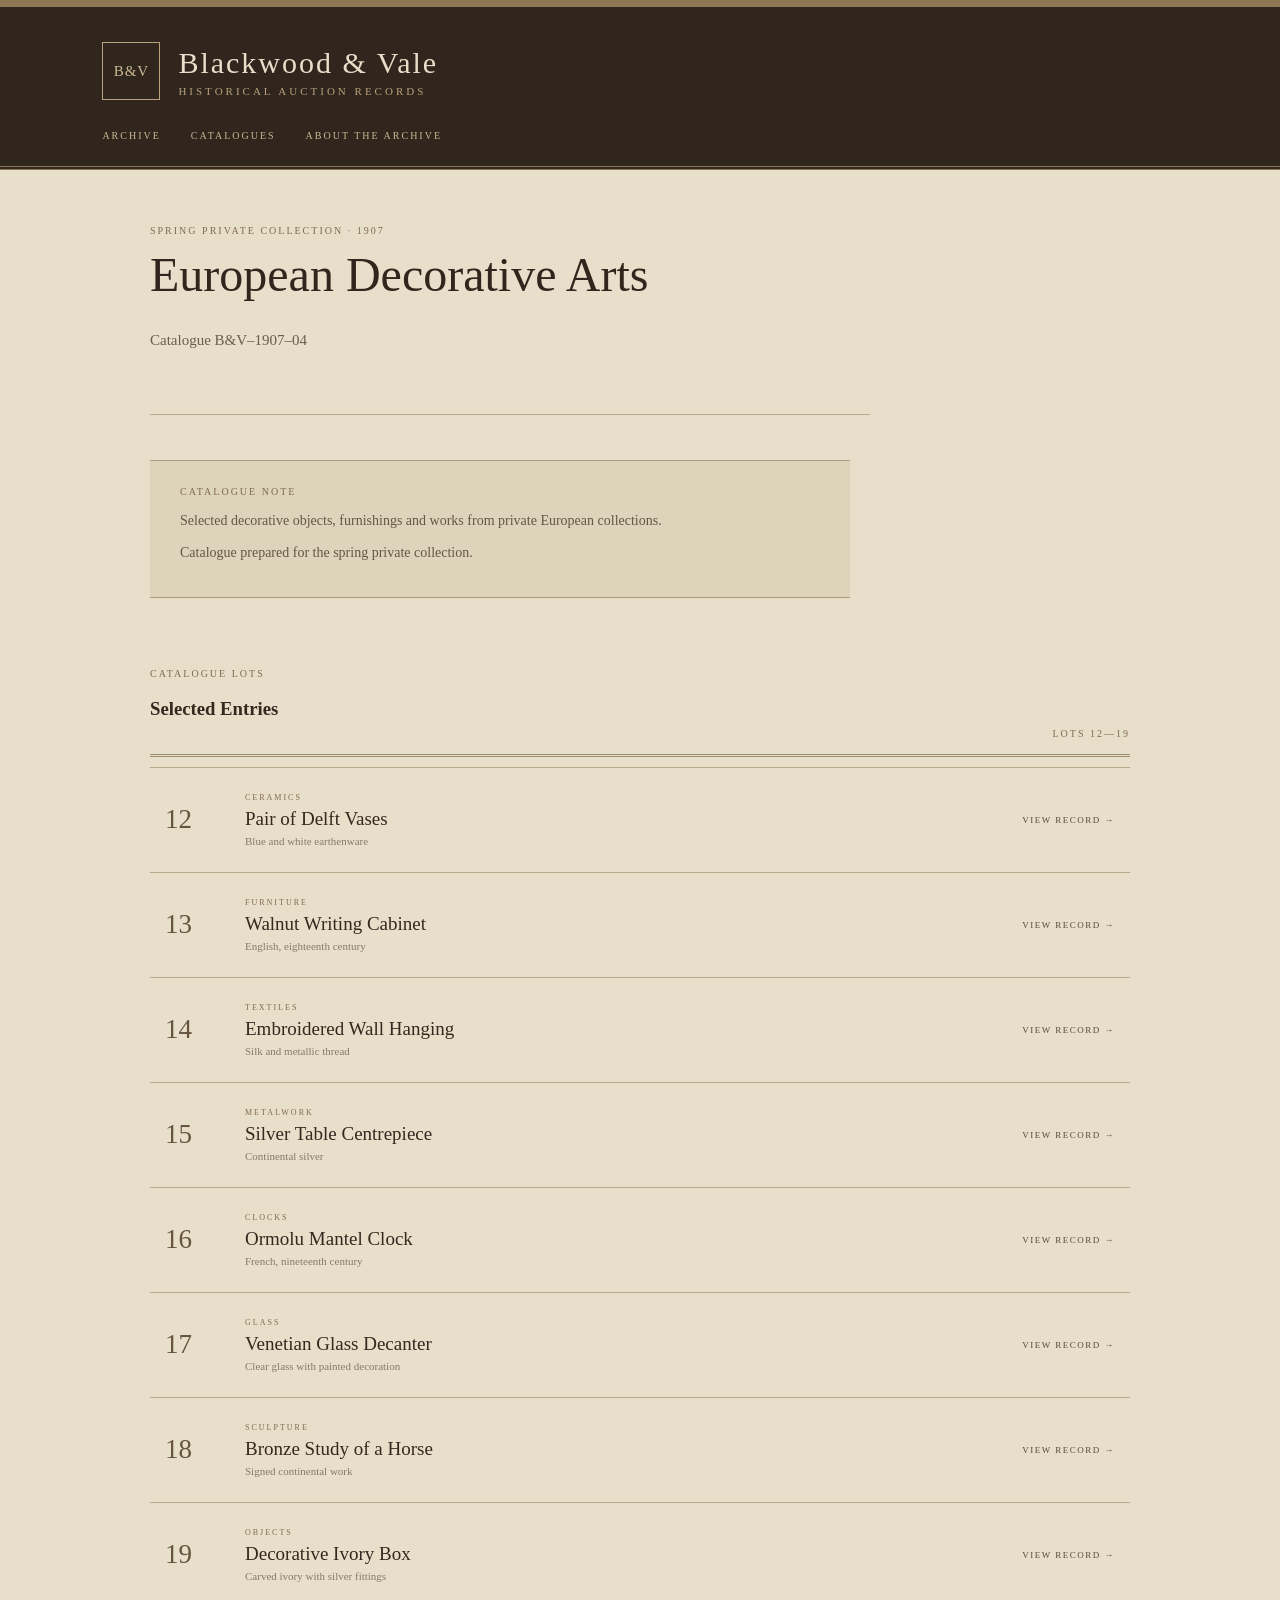
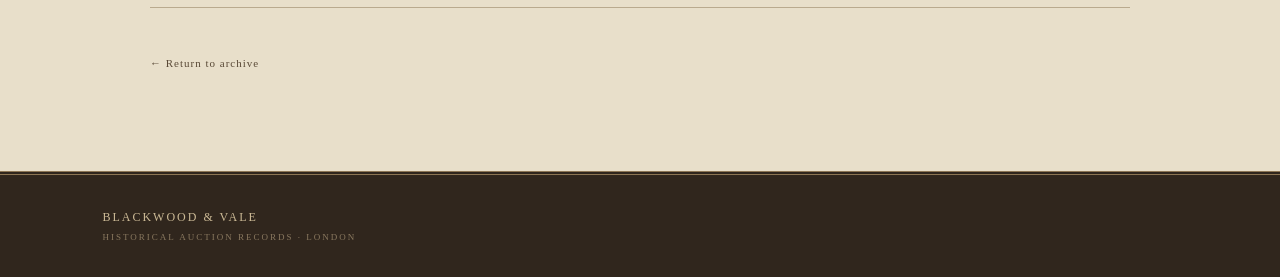
<file: catalogue-1907.html>
<!DOCTYPE html>
<html lang="en">

<head>
    <meta charset="UTF-8">
    <meta name="viewport" content="width=device-width, initial-scale=1.0">

    <title>Catalogue B&V–1907–04 — Blackwood & Vale</title>

    <link rel="stylesheet" href="style.css">
</head>

<body>

<header>

    <div class="top-line"></div>

    <div class="header-content">

        <div class="house-mark">B&amp;V</div>

        <div>
            <h1>Blackwood &amp; Vale</h1>
            <p>Historical Auction Records</p>
        </div>

    </div>

    <nav>
        <a href="index.html">ARCHIVE</a>
        <a href="index.html#catalogues">CATALOGUES</a>
        <a href="index.html#about">ABOUT THE ARCHIVE</a>
    </nav>

</header>


<main>

    <section class="intro">

        <p class="label">
            SPRING PRIVATE COLLECTION · 1907
        </p>

        <h2>European Decorative Arts</h2>

        <p>Catalogue B&amp;V–1907–04</p>

    </section>


    <section class="catalogue-note">

        <p class="label">CATALOGUE NOTE</p>

        <p>
            Selected decorative objects, furnishings and works
            from private European collections.
        </p>

        <p>
            Catalogue prepared for the spring private collection.
        </p>

    </section>


    <section class="lot-catalogue">

        <div class="section-title">

            <div>
                <p class="label">CATALOGUE LOTS</p>
                <h3>Selected Entries</h3>
            </div>

            <span>LOTS 12—19</span>

        </div>


        <div class="lot-list">


            <article class="lot-entry">

                <div class="lot-number">12</div>

                <div class="lot-description">
                    <p class="category">CERAMICS</p>
                    <h4>Pair of Delft Vases</h4>
                    <span>Blue and white earthenware</span>
                </div>

                <a href="lot-record.html?lot=1907-12">
                    VIEW RECORD →
                </a>

            </article>


            <article class="lot-entry">

                <div class="lot-number">13</div>

                <div class="lot-description">
                    <p class="category">FURNITURE</p>
                    <h4>Walnut Writing Cabinet</h4>
                    <span>English, eighteenth century</span>
                </div>

                <a href="lot-record.html?lot=1907-13">
                    VIEW RECORD →
                </a>

            </article>


            <article class="lot-entry">

                <div class="lot-number">14</div>

                <div class="lot-description">
                    <p class="category">TEXTILES</p>
                    <h4>Embroidered Wall Hanging</h4>
                    <span>Silk and metallic thread</span>
                </div>

                <a href="lot-record.html?lot=1907-14">
                    VIEW RECORD →
                </a>

            </article>


            <article class="lot-entry">

                <div class="lot-number">15</div>

                <div class="lot-description">
                    <p class="category">METALWORK</p>
                    <h4>Silver Table Centrepiece</h4>
                    <span>Continental silver</span>
                </div>

                <a href="lot-record.html?lot=1907-15">
                    VIEW RECORD →
                </a>

            </article>


            <article class="lot-entry">

                <div class="lot-number">16</div>

                <div class="lot-description">
                    <p class="category">CLOCKS</p>
                    <h4>Ormolu Mantel Clock</h4>
                    <span>French, nineteenth century</span>
                </div>

                <a href="lot-record.html?lot=1907-16">
                    VIEW RECORD →
                </a>

            </article>


            <article class="lot-entry">

                <div class="lot-number">17</div>

                <div class="lot-description">
                    <p class="category">GLASS</p>
                    <h4>Venetian Glass Decanter</h4>
                    <span>Clear glass with painted decoration</span>
                </div>

                <a href="lot-record.html?lot=1907-17">
                    VIEW RECORD →
                </a>

            </article>


            <article class="lot-entry">

                <div class="lot-number">18</div>

                <div class="lot-description">
                    <p class="category">SCULPTURE</p>
                    <h4>Bronze Study of a Horse</h4>
                    <span>Signed continental work</span>
                </div>

                <a href="lot-record.html?lot=1907-18">
                    VIEW RECORD →
                </a>

            </article>


            <article class="lot-entry">

                <div class="lot-number">19</div>

                <div class="lot-description">
                    <p class="category">OBJECTS</p>
                    <h4>Decorative Ivory Box</h4>
                    <span>Carved ivory with silver fittings</span>
                </div>

                <a href="lot-record.html?lot=1907-19">
                    VIEW RECORD →
                </a>

            </article>


        </div>

    </section>


    <div class="back-link">

        <a href="index.html">
            ← Return to archive
        </a>

    </div>

</main>


<footer>

    <div>BLACKWOOD &amp; VALE</div>

    <span>
        HISTORICAL AUCTION RECORDS · LONDON
    </span>

</footer>

</body>

</html>
</file>
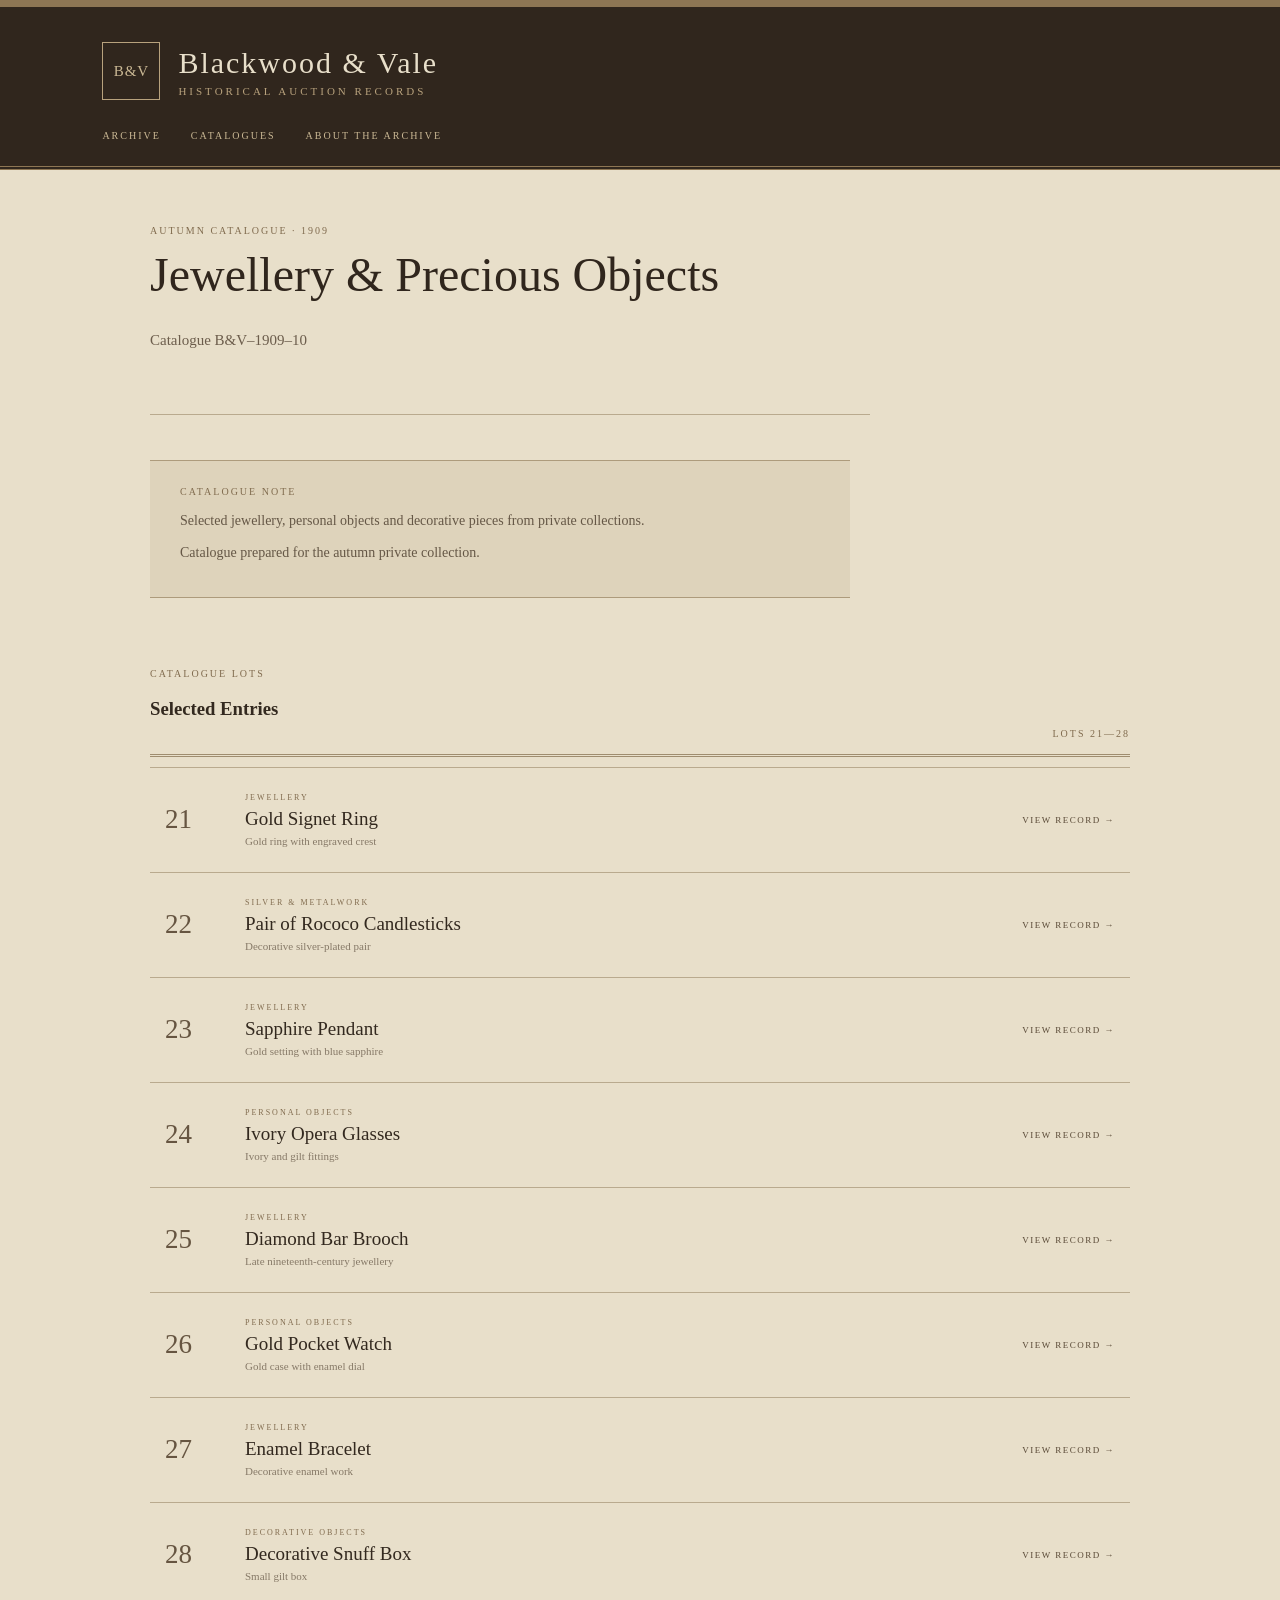
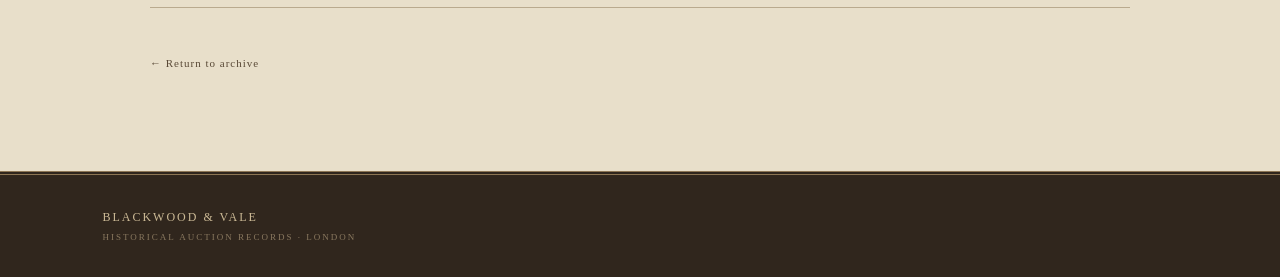
<file: catalogue-1909.html>
<!DOCTYPE html>
<html lang="en">

<head>
    <meta charset="UTF-8">
    <meta name="viewport" content="width=device-width, initial-scale=1.0">

    <title>Catalogue B&V–1909–10 — Blackwood & Vale</title>

    <link rel="stylesheet" href="style.css">
</head>

<body>

<header>

    <div class="top-line"></div>

    <div class="header-content">

        <div class="house-mark">B&amp;V</div>

        <div>
            <h1>Blackwood &amp; Vale</h1>
            <p>Historical Auction Records</p>
        </div>

    </div>

    <nav>
        <a href="index.html">ARCHIVE</a>
        <a href="index.html#catalogues">CATALOGUES</a>
        <a href="index.html#about">ABOUT THE ARCHIVE</a>
    </nav>

</header>


<main>

    <section class="intro">

        <p class="label">
            AUTUMN CATALOGUE · 1909
        </p>

        <h2>Jewellery &amp; Precious Objects</h2>

        <p>Catalogue B&amp;V–1909–10</p>

    </section>


    <section class="catalogue-note">

        <p class="label">CATALOGUE NOTE</p>

        <p>
            Selected jewellery, personal objects and decorative
            pieces from private collections.
        </p>

        <p>
            Catalogue prepared for the autumn private collection.
        </p>

    </section>


    <section class="lot-catalogue">

        <div class="section-title">

            <div>
                <p class="label">CATALOGUE LOTS</p>
                <h3>Selected Entries</h3>
            </div>

            <span>LOTS 21—28</span>

        </div>


        <div class="lot-list">


            <article class="lot-entry">

                <div class="lot-number">21</div>

                <div class="lot-description">
                    <p class="category">JEWELLERY</p>
                    <h4>Gold Signet Ring</h4>
                    <span>Gold ring with engraved crest</span>
                </div>

                <a href="lot-record.html?lot=1909-21">
                    VIEW RECORD →
                </a>

            </article>


            <article class="lot-entry">

                <div class="lot-number">22</div>

                <div class="lot-description">
                    <p class="category">SILVER &amp; METALWORK</p>
                    <h4>Pair of Rococo Candlesticks</h4>
                    <span>Decorative silver-plated pair</span>
                </div>

                <a href="lot-record.html?lot=1909-22">
                    VIEW RECORD →
                </a>

            </article>


            <article class="lot-entry">

                <div class="lot-number">23</div>

                <div class="lot-description">
                    <p class="category">JEWELLERY</p>
                    <h4>Sapphire Pendant</h4>
                    <span>Gold setting with blue sapphire</span>
                </div>

                <a href="lot-record.html?lot=1909-23">
                    VIEW RECORD →
                </a>

            </article>


            <article class="lot-entry">

                <div class="lot-number">24</div>

                <div class="lot-description">
                    <p class="category">PERSONAL OBJECTS</p>
                    <h4>Ivory Opera Glasses</h4>
                    <span>Ivory and gilt fittings</span>
                </div>

                <a href="lot-record.html?lot=1909-24">
                    VIEW RECORD →
                </a>

            </article>


            <article class="lot-entry">

                <div class="lot-number">25</div>

                <div class="lot-description">
                    <p class="category">JEWELLERY</p>
                    <h4>Diamond Bar Brooch</h4>
                    <span>Late nineteenth-century jewellery</span>
                </div>

                <a href="lot-record.html?lot=1909-25">
                    VIEW RECORD →
                </a>

            </article>


            <article class="lot-entry">

                <div class="lot-number">26</div>

                <div class="lot-description">
                    <p class="category">PERSONAL OBJECTS</p>
                    <h4>Gold Pocket Watch</h4>
                    <span>Gold case with enamel dial</span>
                </div>

                <a href="lot-record.html?lot=1909-26">
                    VIEW RECORD →
                </a>

            </article>


            <article class="lot-entry">

                <div class="lot-number">27</div>

                <div class="lot-description">
                    <p class="category">JEWELLERY</p>
                    <h4>Enamel Bracelet</h4>
                    <span>Decorative enamel work</span>
                </div>

                <a href="lot-record.html?lot=1909-27">
                    VIEW RECORD →
                </a>

            </article>


            <article class="lot-entry">

                <div class="lot-number">28</div>

                <div class="lot-description">
                    <p class="category">DECORATIVE OBJECTS</p>
                    <h4>Decorative Snuff Box</h4>
                    <span>Small gilt box</span>
                </div>

                <a href="lot-record.html?lot=1909-28">
                    VIEW RECORD →
                </a>

            </article>


        </div>

    </section>


    <div class="back-link">

        <a href="index.html">
            ← Return to archive
        </a>

    </div>

</main>


<footer>

    <div>BLACKWOOD &amp; VALE</div>

    <span>
        HISTORICAL AUCTION RECORDS · LONDON
    </span>

</footer>

</body>

</html>
</file>
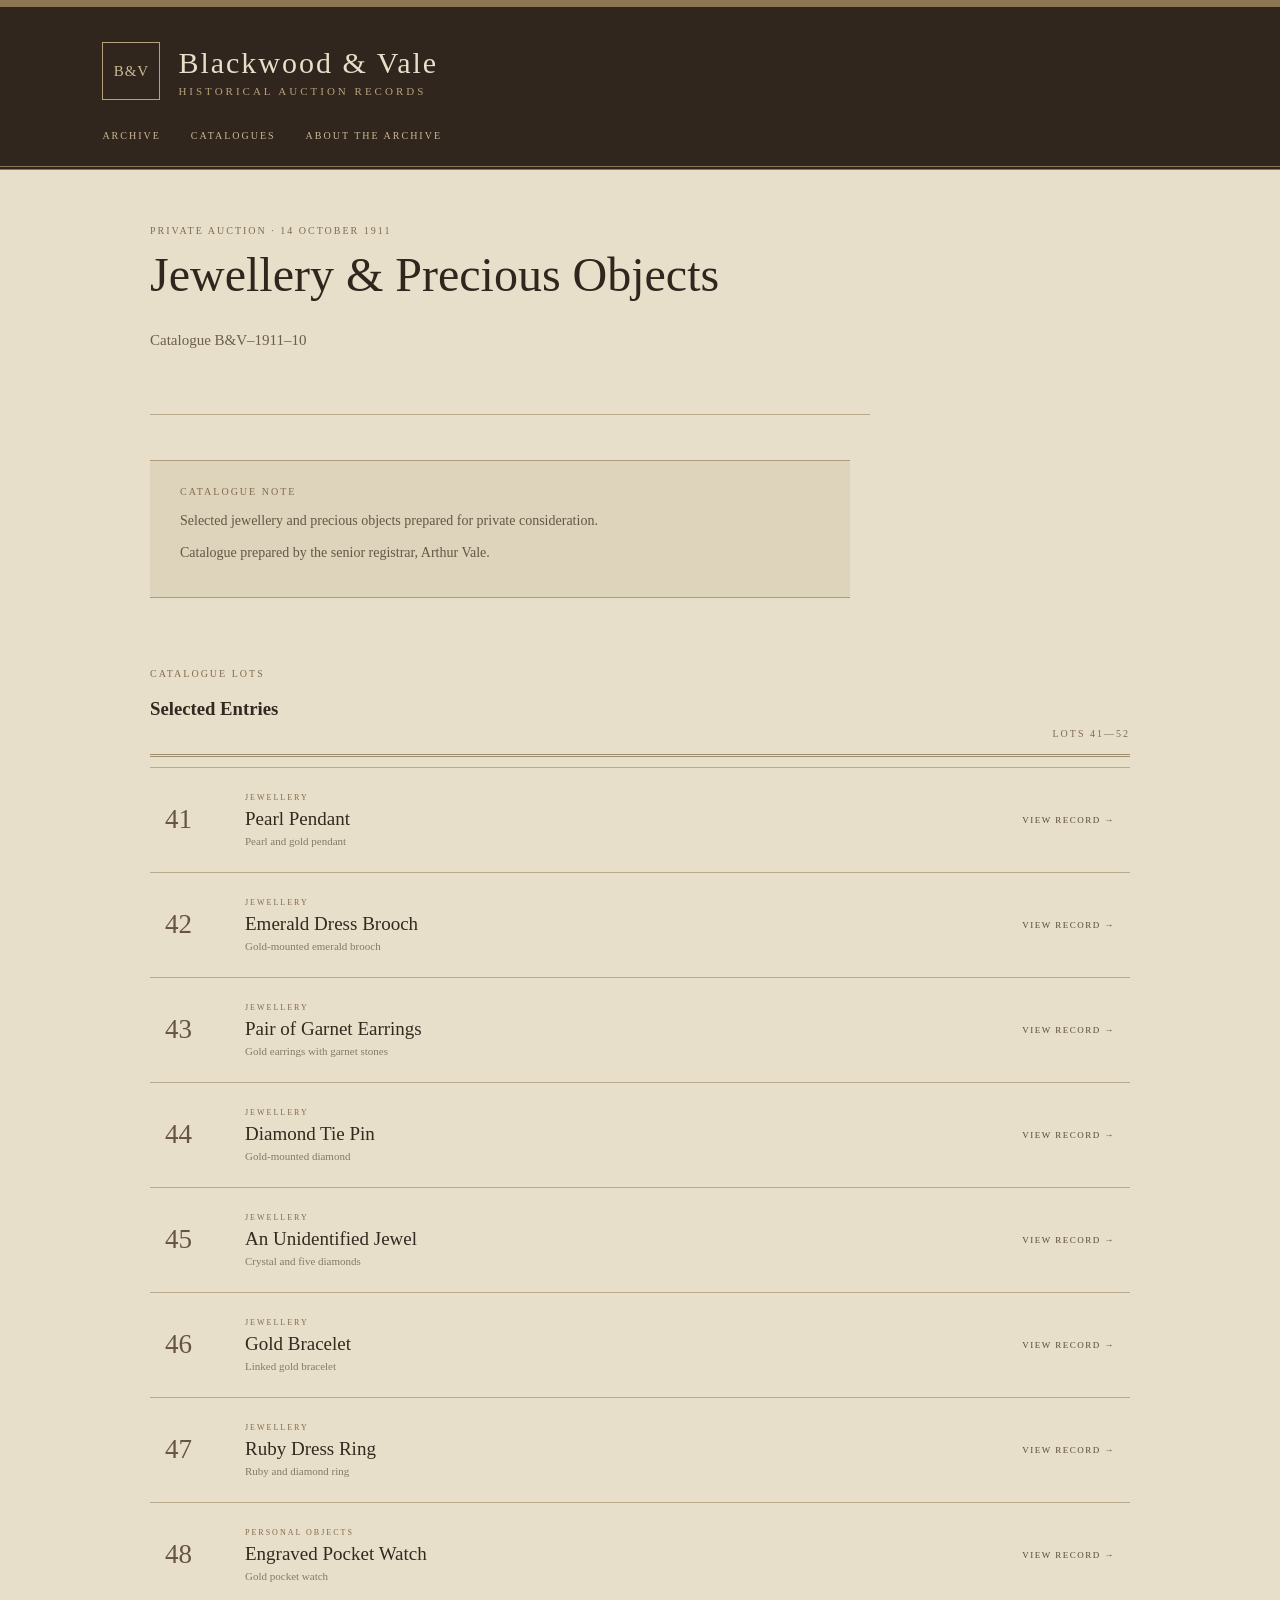
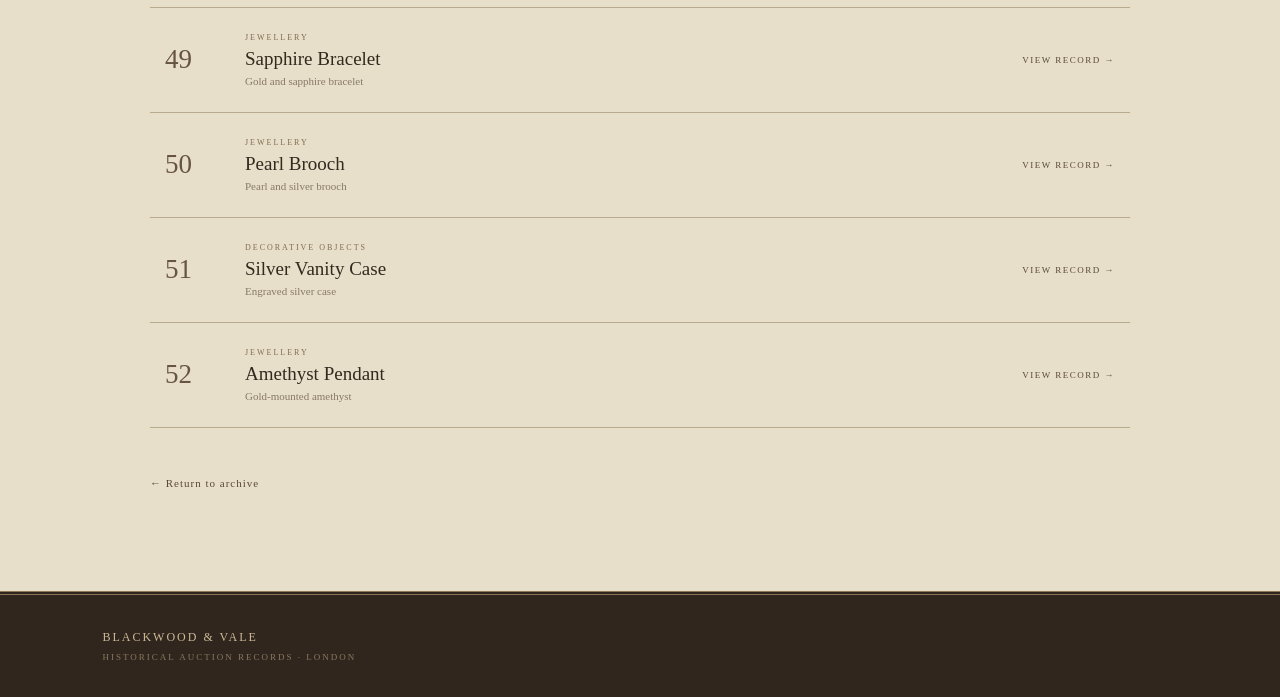
<file: catalogue-1911.html>
<!DOCTYPE html>
<html lang="en">

<head>
    <meta charset="UTF-8">
    <meta name="viewport" content="width=device-width, initial-scale=1.0">

    <title>Catalogue B&V–1911–10 — Blackwood & Vale</title>

    <link rel="stylesheet" href="style.css">
</head>

<body>

<header>

    <div class="top-line"></div>

    <div class="header-content">

        <div class="house-mark">B&amp;V</div>

        <div>
            <h1>Blackwood &amp; Vale</h1>
            <p>Historical Auction Records</p>
        </div>

    </div>

    <nav>
        <a href="index.html">ARCHIVE</a>
        <a href="index.html#catalogues">CATALOGUES</a>
        <a href="index.html#about">ABOUT THE ARCHIVE</a>
    </nav>

</header>


<main>

    <section class="intro">

        <p class="label">
            PRIVATE AUCTION · 14 OCTOBER 1911
        </p>

        <h2>Jewellery &amp; Precious Objects</h2>

        <p>Catalogue B&amp;V–1911–10</p>

    </section>


    <section class="catalogue-note">

        <p class="label">CATALOGUE NOTE</p>

        <p>
            Selected jewellery and precious objects prepared for
            private consideration.
        </p>

        <p>
            Catalogue prepared by the senior registrar,
            Arthur Vale.
        </p>

    </section>


    <section class="lot-catalogue">

        <div class="section-title">

            <div>
                <p class="label">CATALOGUE LOTS</p>
                <h3>Selected Entries</h3>
            </div>

            <span>LOTS 41—52</span>

        </div>


        <div class="lot-list">


            <article class="lot-entry">

                <div class="lot-number">41</div>

                <div class="lot-description">
                    <p class="category">JEWELLERY</p>
                    <h4>Pearl Pendant</h4>
                    <span>Pearl and gold pendant</span>
                </div>

                <a href="lot-record.html?lot=1911-41">
                    VIEW RECORD →
                </a>

            </article>


            <article class="lot-entry">

                <div class="lot-number">42</div>

                <div class="lot-description">
                    <p class="category">JEWELLERY</p>
                    <h4>Emerald Dress Brooch</h4>
                    <span>Gold-mounted emerald brooch</span>
                </div>

                <a href="lot-record.html?lot=1911-42">
                    VIEW RECORD →
                </a>

            </article>


            <article class="lot-entry">

                <div class="lot-number">43</div>

                <div class="lot-description">
                    <p class="category">JEWELLERY</p>
                    <h4>Pair of Garnet Earrings</h4>
                    <span>Gold earrings with garnet stones</span>
                </div>

                <a href="lot-record.html?lot=1911-43">
                    VIEW RECORD →
                </a>

            </article>


            <article class="lot-entry">

                <div class="lot-number">44</div>

                <div class="lot-description">
                    <p class="category">JEWELLERY</p>
                    <h4>Diamond Tie Pin</h4>
                    <span>Gold-mounted diamond</span>
                </div>

                <a href="lot-record.html?lot=1911-44">
                    VIEW RECORD →
                </a>

            </article>


            <!-- THE IMPORTANT LOT -->

            <article class="lot-entry">

                <div class="lot-number">45</div>

                <div class="lot-description">
                    <p class="category">JEWELLERY</p>
                    <h4>An Unidentified Jewel</h4>
                    <span>Crystal and five diamonds</span>
                </div>

                <a href="lot-45.html">
                    VIEW RECORD →
                </a>

            </article>


            <article class="lot-entry">

                <div class="lot-number">46</div>

                <div class="lot-description">
                    <p class="category">JEWELLERY</p>
                    <h4>Gold Bracelet</h4>
                    <span>Linked gold bracelet</span>
                </div>

                <a href="lot-record.html?lot=1911-46">
                    VIEW RECORD →
                </a>

            </article>


            <article class="lot-entry">

                <div class="lot-number">47</div>

                <div class="lot-description">
                    <p class="category">JEWELLERY</p>
                    <h4>Ruby Dress Ring</h4>
                    <span>Ruby and diamond ring</span>
                </div>

                <a href="lot-record.html?lot=1911-47">
                    VIEW RECORD →
                </a>

            </article>


            <article class="lot-entry">

                <div class="lot-number">48</div>

                <div class="lot-description">
                    <p class="category">PERSONAL OBJECTS</p>
                    <h4>Engraved Pocket Watch</h4>
                    <span>Gold pocket watch</span>
                </div>

                <a href="lot-record.html?lot=1911-48">
                    VIEW RECORD →
                </a>

            </article>


            <article class="lot-entry">

                <div class="lot-number">49</div>

                <div class="lot-description">
                    <p class="category">JEWELLERY</p>
                    <h4>Sapphire Bracelet</h4>
                    <span>Gold and sapphire bracelet</span>
                </div>

                <a href="lot-record.html?lot=1911-49">
                    VIEW RECORD →
                </a>

            </article>


            <article class="lot-entry">

                <div class="lot-number">50</div>

                <div class="lot-description">
                    <p class="category">JEWELLERY</p>
                    <h4>Pearl Brooch</h4>
                    <span>Pearl and silver brooch</span>
                </div>

                <a href="lot-record.html?lot=1911-50">
                    VIEW RECORD →
                </a>

            </article>


            <article class="lot-entry">

                <div class="lot-number">51</div>

                <div class="lot-description">
                    <p class="category">DECORATIVE OBJECTS</p>
                    <h4>Silver Vanity Case</h4>
                    <span>Engraved silver case</span>
                </div>

                <a href="lot-record.html?lot=1911-51">
                    VIEW RECORD →
                </a>

            </article>


            <article class="lot-entry">

                <div class="lot-number">52</div>

                <div class="lot-description">
                    <p class="category">JEWELLERY</p>
                    <h4>Amethyst Pendant</h4>
                    <span>Gold-mounted amethyst</span>
                </div>

                <a href="lot-record.html?lot=1911-52">
                    VIEW RECORD →
                </a>

            </article>


        </div>

    </section>


    <div class="back-link">

        <a href="index.html">
            ← Return to archive
        </a>

    </div>

</main>


<footer>

    <div>BLACKWOOD &amp; VALE</div>

    <span>
        HISTORICAL AUCTION RECORDS · LONDON
    </span>

</footer>

</body>

</html>
</file>
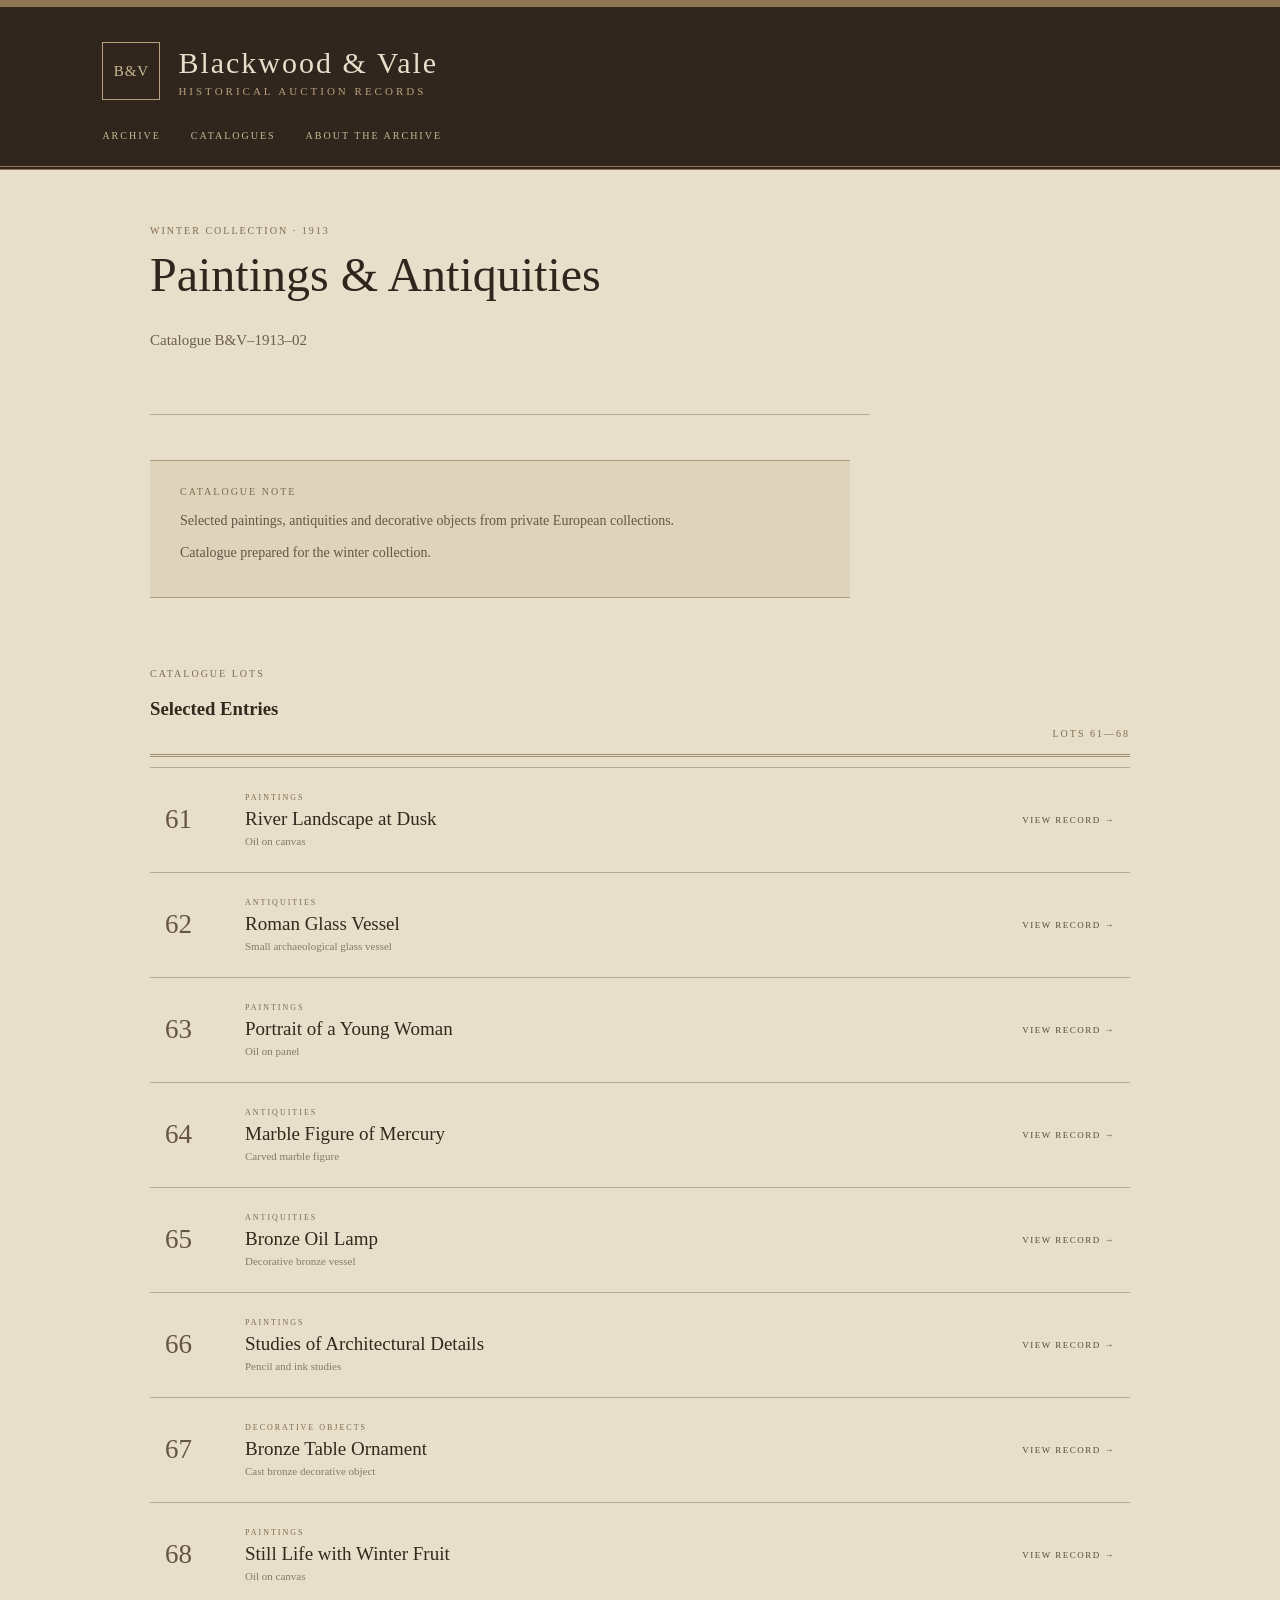
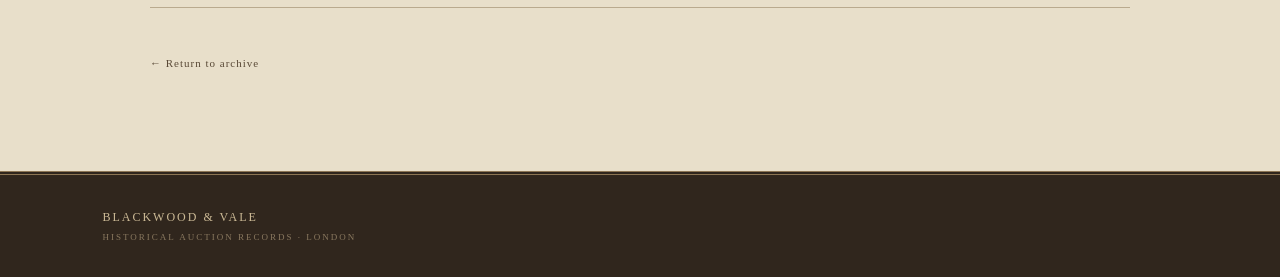
<file: catalogue-1913.html>
<!DOCTYPE html>
<html lang="en">

<head>
    <meta charset="UTF-8">
    <meta name="viewport" content="width=device-width, initial-scale=1.0">

    <title>Catalogue B&V–1913–02 — Blackwood & Vale</title>

    <link rel="stylesheet" href="style.css">
</head>

<body>

<header>

    <div class="top-line"></div>

    <div class="header-content">

        <div class="house-mark">B&amp;V</div>

        <div>
            <h1>Blackwood &amp; Vale</h1>
            <p>Historical Auction Records</p>
        </div>

    </div>

    <nav>
        <a href="index.html">ARCHIVE</a>
        <a href="index.html#catalogues">CATALOGUES</a>
        <a href="index.html#about">ABOUT THE ARCHIVE</a>
    </nav>

</header>


<main>

    <section class="intro">

        <p class="label">
            WINTER COLLECTION · 1913
        </p>

        <h2>Paintings &amp; Antiquities</h2>

        <p>Catalogue B&amp;V–1913–02</p>

    </section>


    <section class="catalogue-note">

        <p class="label">CATALOGUE NOTE</p>

        <p>
            Selected paintings, antiquities and decorative objects
            from private European collections.
        </p>

        <p>
            Catalogue prepared for the winter collection.
        </p>

    </section>


    <section class="lot-catalogue">

        <div class="section-title">

            <div>
                <p class="label">CATALOGUE LOTS</p>
                <h3>Selected Entries</h3>
            </div>

            <span>LOTS 61—68</span>

        </div>


        <div class="lot-list">


            <article class="lot-entry">

                <div class="lot-number">61</div>

                <div class="lot-description">
                    <p class="category">PAINTINGS</p>
                    <h4>River Landscape at Dusk</h4>
                    <span>Oil on canvas</span>
                </div>

                <a href="lot-record.html?lot=1913-61">
                    VIEW RECORD →
                </a>

            </article>


            <article class="lot-entry">

                <div class="lot-number">62</div>

                <div class="lot-description">
                    <p class="category">ANTIQUITIES</p>
                    <h4>Roman Glass Vessel</h4>
                    <span>Small archaeological glass vessel</span>
                </div>

                <a href="lot-record.html?lot=1913-62">
                    VIEW RECORD →
                </a>

            </article>


            <article class="lot-entry">

                <div class="lot-number">63</div>

                <div class="lot-description">
                    <p class="category">PAINTINGS</p>
                    <h4>Portrait of a Young Woman</h4>
                    <span>Oil on panel</span>
                </div>

                <a href="lot-record.html?lot=1913-63">
                    VIEW RECORD →
                </a>

            </article>


            <article class="lot-entry">

                <div class="lot-number">64</div>

                <div class="lot-description">
                    <p class="category">ANTIQUITIES</p>
                    <h4>Marble Figure of Mercury</h4>
                    <span>Carved marble figure</span>
                </div>

                <a href="lot-record.html?lot=1913-64">
                    VIEW RECORD →
                </a>

            </article>


            <article class="lot-entry">

                <div class="lot-number">65</div>

                <div class="lot-description">
                    <p class="category">ANTIQUITIES</p>
                    <h4>Bronze Oil Lamp</h4>
                    <span>Decorative bronze vessel</span>
                </div>

                <a href="lot-record.html?lot=1913-65">
                    VIEW RECORD →
                </a>

            </article>


            <article class="lot-entry">

                <div class="lot-number">66</div>

                <div class="lot-description">
                    <p class="category">PAINTINGS</p>
                    <h4>Studies of Architectural Details</h4>
                    <span>Pencil and ink studies</span>
                </div>

                <a href="lot-record.html?lot=1913-66">
                    VIEW RECORD →
                </a>

            </article>


            <article class="lot-entry">

                <div class="lot-number">67</div>

                <div class="lot-description">
                    <p class="category">DECORATIVE OBJECTS</p>
                    <h4>Bronze Table Ornament</h4>
                    <span>Cast bronze decorative object</span>
                </div>

                <a href="lot-record.html?lot=1913-67">
                    VIEW RECORD →
                </a>

            </article>


            <article class="lot-entry">

                <div class="lot-number">68</div>

                <div class="lot-description">
                    <p class="category">PAINTINGS</p>
                    <h4>Still Life with Winter Fruit</h4>
                    <span>Oil on canvas</span>
                </div>

                <a href="lot-record.html?lot=1913-68">
                    VIEW RECORD →
                </a>

            </article>


        </div>

    </section>


    <div class="back-link">

        <a href="index.html">
            ← Return to archive
        </a>

    </div>

</main>


<footer>

    <div>BLACKWOOD &amp; VALE</div>

    <span>
        HISTORICAL AUCTION RECORDS · LONDON
    </span>

</footer>

</body>

</html>
</file>
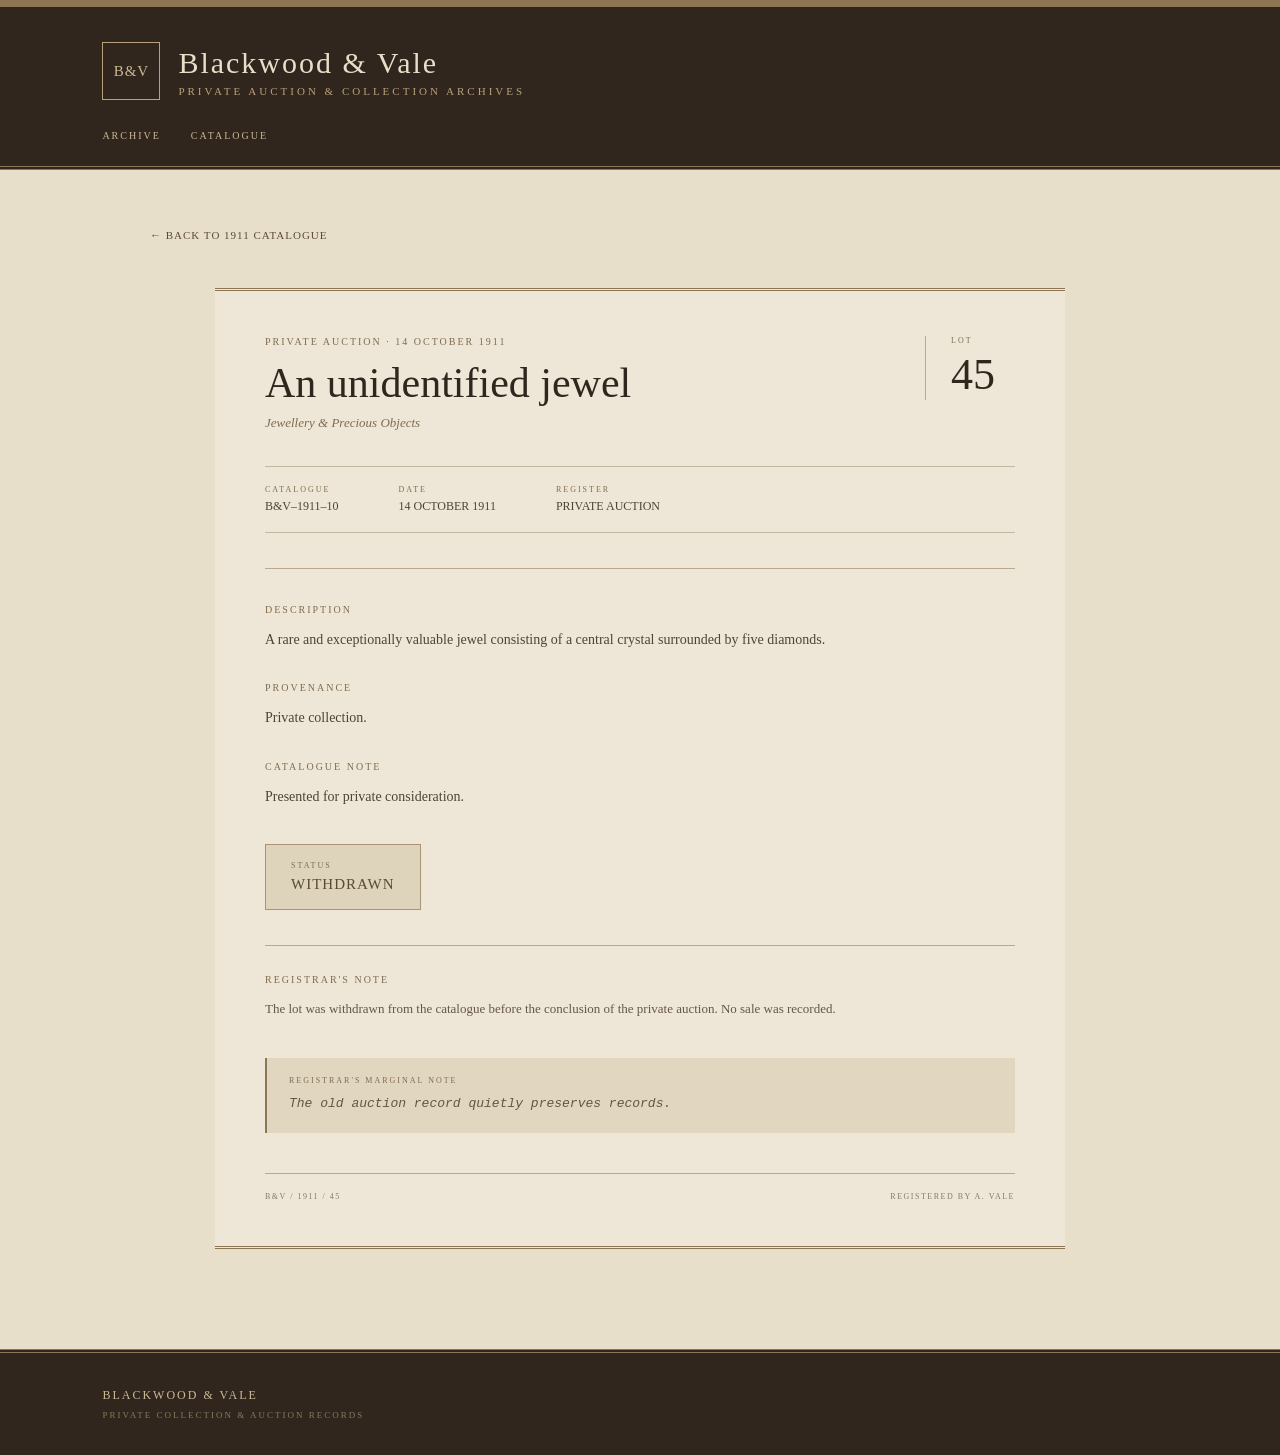
<file: lot-45.html>
<!DOCTYPE html>
<html lang="en">

<head>
    <meta charset="UTF-8">
    <meta name="viewport" content="width=device-width, initial-scale=1.0">

    <title>Blackwood &amp; Vale — Lot 45</title>

    <link rel="stylesheet" href="style.css">
</head>

<body>

<header>

    <div class="top-line"></div>

    <div class="header-content">

        <div class="house-mark">
            B&amp;V
        </div>

        <div>
            <h1>Blackwood &amp; Vale</h1>
            <p>Private Auction &amp; Collection Archives</p>
        </div>

    </div>

    <nav>
        <a href="index.html">ARCHIVE</a>
        <a href="catalogue-1911.html">CATALOGUE</a>
    </nav>

</header>


<main>

    <div class="back-link">
        <a href="catalogue-1911.html">← BACK TO 1911 CATALOGUE</a>
    </div>


    <section class="lot45-page">

        <!-- Heading -->

        <div class="lot45-heading">

            <div>
                <p class="label">
                    PRIVATE AUCTION · 14 OCTOBER 1911
                </p>

                <h2>An unidentified jewel</h2>

                <p class="lot45-subtitle">
                    Jewellery &amp; Precious Objects
                </p>
            </div>

            <div class="lot45-number">

                <span>LOT</span>

                <strong>45</strong>

            </div>

        </div>


        <!-- Archive reference -->

        <div class="lot45-meta">

            <div>
                <span>CATALOGUE</span>
                <strong>B&amp;V–1911–10</strong>
            </div>

            <div>
                <span>DATE</span>
                <strong>14 OCTOBER 1911</strong>
            </div>

            <div>
                <span>REGISTER</span>
                <strong>PRIVATE AUCTION</strong>
            </div>

        </div>


        <div class="lot45-divider"></div>


        <!-- Description -->

        <section class="lot45-section">

            <p class="label">
                DESCRIPTION
            </p>

            <p>
                A rare and exceptionally valuable jewel consisting of a
                central crystal surrounded by five diamonds.
            </p>

        </section>


        <!-- Provenance -->

        <section class="lot45-section">

            <p class="label">
                PROVENANCE
            </p>

            <p>
                Private collection.
            </p>

        </section>


        <!-- Catalogue note -->

        <section class="lot45-section">

            <p class="label">
                CATALOGUE NOTE
            </p>

            <p>
                Presented for private consideration.
            </p>

        </section>


        <!-- Status -->

        <div class="lot45-status">

            <span>STATUS</span>

            <strong>WITHDRAWN</strong>

        </div>


        <!-- Registrar -->

        <section class="lot45-registrar">

            <p class="label">
                REGISTRAR'S NOTE
            </p>

            <p>
                The lot was withdrawn from the catalogue before the
                conclusion of the private auction. No sale was recorded.
            </p>

        </section>


        <!-- Marginal clue -->

        <section class="lot45-marginal">

            <span>
                REGISTRAR'S MARGINAL NOTE
            </span>

            <p>
                The old auction record quietly preserves records.
            </p>

        </section>


        <!-- Footer record -->

        <div class="lot45-footer">

            <span>
                B&amp;V / 1911 / 45
            </span>

            <span>
                REGISTERED BY A. VALE
            </span>

        </div>

    </section>

</main>


<footer>

    <div>
        BLACKWOOD &amp; VALE
    </div>

    <span>
        PRIVATE COLLECTION &amp; AUCTION RECORDS
    </span>

</footer>

</body>

</html>
</file>
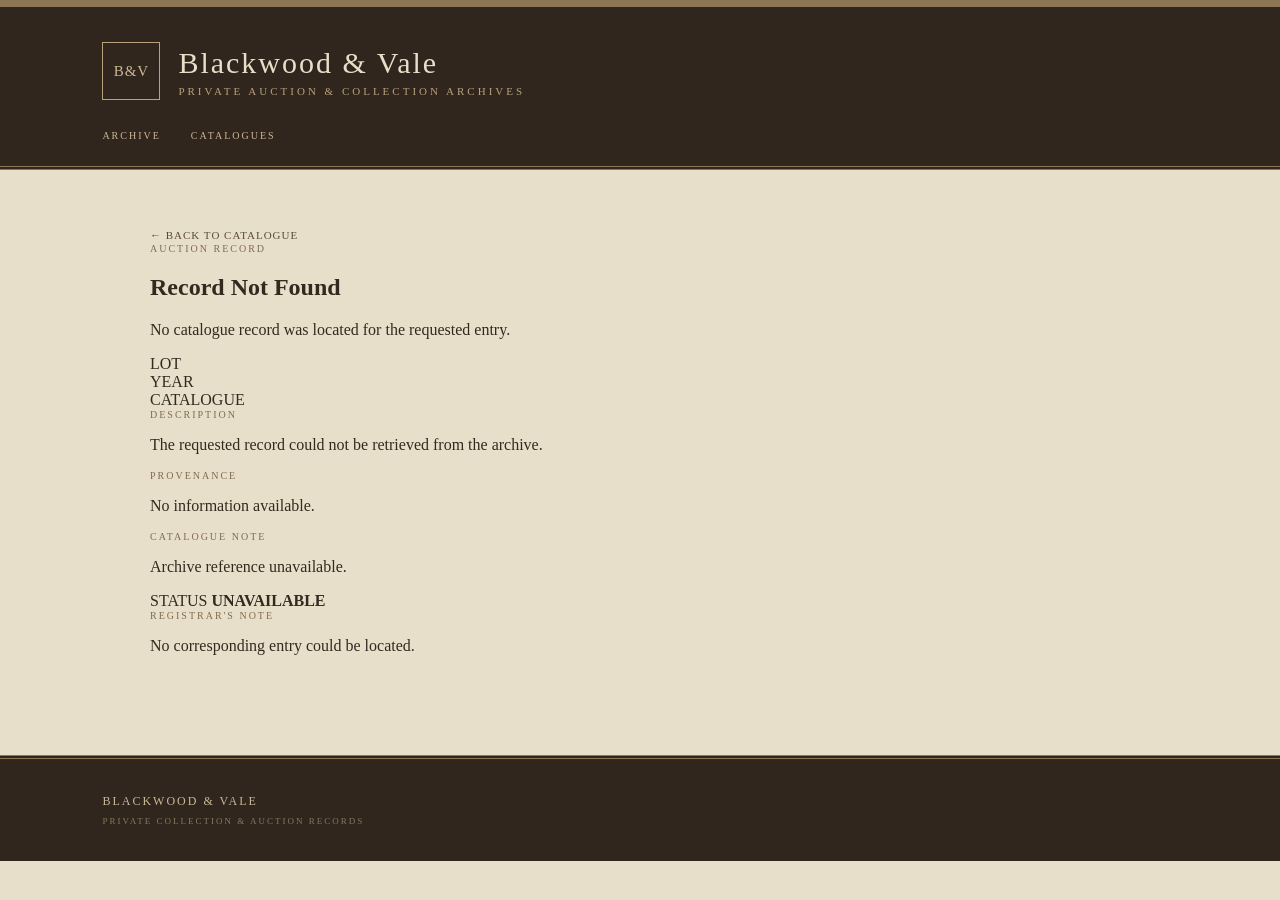
<file: lot-record.html>
<!DOCTYPE html>
<html lang="en">
<head>
    <meta charset="UTF-8">
    <meta name="viewport" content="width=device-width, initial-scale=1.0">

    <title>Blackwood & Vale — Lot Record</title>

    <link rel="stylesheet" href="style.css">
</head>

<body>

<header>
    <div class="top-line"></div>

    <div class="header-content">
        <div class="house-mark">B&V</div>

        <div>
            <h1>Blackwood &amp; Vale</h1>
            <p>Private Auction &amp; Collection Archives</p>
        </div>
    </div>

    <nav>
        <a href="index.html">ARCHIVE</a>
        <a href="index.html">CATALOGUES</a>
    </nav>
</header>


<main>

    <div class="back-link">
        <a id="backLink" href="index.html">← BACK TO CATALOGUE</a>
    </div>


    <section class="record-page">

        <p class="label" id="recordCategory">
            AUCTION RECORD
        </p>

        <h2 id="recordTitle">
            Lot Record
        </h2>

        <p class="record-subtitle" id="recordSubtitle"></p>


        <div class="record-meta">

            <div>
                <span>LOT</span>
                <strong id="lotNumber"></strong>
            </div>

            <div>
                <span>YEAR</span>
                <strong id="lotYear"></strong>
            </div>

            <div>
                <span>CATALOGUE</span>
                <strong id="catalogueRef"></strong>
            </div>

        </div>


        <div class="record-divider"></div>


        <section class="record-section">

            <p class="label">DESCRIPTION</p>

            <p id="description"></p>

        </section>


        <section class="record-section">

            <p class="label">PROVENANCE</p>

            <p id="provenance"></p>

        </section>


        <section class="record-section">

            <p class="label">CATALOGUE NOTE</p>

            <p id="catalogueNote"></p>

        </section>


        <section class="record-status-box">

            <span>STATUS</span>

            <strong id="status"></strong>

        </section>


        <section class="record-section">

            <p class="label">REGISTRAR'S NOTE</p>

            <p id="registrarNote"></p>

        </section>


        <div class="record-footer">

            <span id="footerReference"></span>

            <span id="footerRegistrar"></span>

        </div>

    </section>

</main>


<footer>

    <div>BLACKWOOD &amp; VALE</div>

    <span>PRIVATE COLLECTION &amp; AUCTION RECORDS</span>

</footer>


<script>

const records = {

    "1907-12": {
        year: "1907",
        lot: "12",
        catalogue: "B&V–1907–04",
        category: "European Decorative Arts",
        title: "Pair of Delft Vases",
        subtitle: "Blue and white earthenware, late nineteenth century",
        description: "A matching pair of decorated Delft vases with floral panels and geometric borders.",
        provenance: "Private English collection.",
        note: "Presented as a matched pair. Minor surface wear noted.",
        status: "RECORDED",
        registrar: "E. Blackwood",
        registrarNote: "Condition examined prior to inclusion in the spring collection."
    },

    "1907-13": {
        year: "1907",
        lot: "13",
        catalogue: "B&V–1907–04",
        category: "European Decorative Arts",
        title: "Walnut Writing Cabinet",
        subtitle: "Carved walnut, fitted interior",
        description: "A tall walnut writing cabinet with fitted drawers and a folding writing surface.",
        provenance: "Estate of a private country residence.",
        note: "Interior fittings complete.",
        status: "RECORDED",
        registrar: "E. Blackwood",
        registrarNote: "No alterations recorded."
    },

    "1907-14": {
        year: "1907",
        lot: "14",
        catalogue: "B&V–1907–04",
        category: "European Decorative Arts",
        title: "Embroidered Wall Hanging",
        subtitle: "Decorative textile",
        description: "A finely embroidered wall hanging depicting a garden scene.",
        provenance: "Private collection.",
        note: "Mounted for exhibition purposes.",
        status: "RECORDED",
        registrar: "E. Blackwood",
        registrarNote: "Colours examined under natural light."
    },

    "1907-15": {
        year: "1907",
        lot: "15",
        catalogue: "B&V–1907–04",
        category: "Silver & Metalwork",
        title: "Silver Table Centrepiece",
        subtitle: "English silver, decorative form",
        description: "An ornate silver table centrepiece supported by scrolling floral motifs.",
        provenance: "Private family collection.",
        note: "Weight recorded in the original catalogue.",
        status: "RECORDED",
        registrar: "E. Blackwood",
        registrarNote: "Hallmarks inspected and entered into the register."
    },

    "1907-16": {
        year: "1907",
        lot: "16",
        catalogue: "B&V–1907–04",
        category: "Clocks",
        title: "Ormolu Mantel Clock",
        subtitle: "Gilt-bronze case with enamel dial",
        description: "A decorative mantel clock with gilt-bronze ornament and an enamel dial.",
        provenance: "Private residence, Surrey.",
        note: "Movement requires routine servicing.",
        status: "RECORDED",
        registrar: "E. Blackwood",
        registrarNote: "Clockmaker's report attached to the original file."
    },

    "1907-17": {
        year: "1907",
        lot: "17",
        catalogue: "B&V–1907–04",
        category: "Glass",
        title: "Venetian Glass Decanter",
        subtitle: "Clear and coloured glass",
        description: "A Venetian glass decanter with slender neck and decorative coloured detailing.",
        provenance: "Private collection.",
        note: "Stopper present.",
        status: "RECORDED",
        registrar: "E. Blackwood",
        registrarNote: "No restoration recorded."
    },

    "1907-18": {
        year: "1907",
        lot: "18",
        catalogue: "B&V–1907–04",
        category: "Bronze",
        title: "Bronze Study of a Horse",
        subtitle: "Decorative bronze figure",
        description: "A small bronze figure depicting a standing horse.",
        provenance: "English private collection.",
        note: "Mounted on a later wooden base.",
        status: "RECORDED",
        registrar: "E. Blackwood",
        registrarNote: "Base recorded separately in the inventory."
    },

    "1907-19": {
        year: "1907",
        lot: "19",
        catalogue: "B&V–1907–04",
        category: "Decorative Objects",
        title: "Decorative Ivory Box",
        subtitle: "Carved ivory with fitted interior",
        description: "A small carved ivory box decorated with floral ornament.",
        provenance: "Private collection.",
        note: "Fitted interior remains intact.",
        status: "RECORDED",
        registrar: "E. Blackwood",
        registrarNote: "Object entered into the collection register."
    },


    "1909-21": {
        year: "1909",
        lot: "21",
        catalogue: "B&V–1909–10",
        category: "Jewellery",
        title: "Gold Signet Ring",
        subtitle: "Gold ring with engraved crest",
        description: "A heavy gold signet ring bearing an engraved heraldic device.",
        provenance: "Private family collection.",
        note: "Size recorded in the catalogue.",
        status: "RECORDED",
        registrar: "A. Vale",
        registrarNote: "Inscription examined and recorded."
    },

    "1909-22": {
        year: "1909",
        lot: "22",
        catalogue: "B&V–1909–10",
        category: "Silver & Metalwork",
        title: "Pair of Rococo Candlesticks",
        subtitle: "Silver-plated decorative pair",
        description: "A pair of Rococo-style candlesticks with scrolling ornament.",
        provenance: "Private collection.",
        note: "Presented as a matching pair.",
        status: "RECORDED",
        registrar: "A. Vale",
        registrarNote: "Condition noted as satisfactory."
    },

    "1909-23": {
        year: "1909",
        lot: "23",
        catalogue: "B&V–1909–10",
        category: "Jewellery",
        title: "Sapphire Pendant",
        subtitle: "Gold setting with blue sapphire",
        description: "A small sapphire pendant mounted in gold.",
        provenance: "Private collection.",
        note: "Stone examined under magnification.",
        status: "RECORDED",
        registrar: "A. Vale",
        registrarNote: "Setting secure at time of examination."
    },

    "1909-24": {
        year: "1909",
        lot: "24",
        catalogue: "B&V–1909–10",
        category: "Personal Objects",
        title: "Ivory Opera Glasses",
        subtitle: "Ivory and gilt fittings",
        description: "A compact pair of opera glasses with ivory casing and gilt fittings.",
        provenance: "Private collection.",
        note: "Lenses remain functional.",
        status: "RECORDED",
        registrar: "A. Vale",
        registrarNote: "Optical condition noted in the register."
    },

    "1909-25": {
        year: "1909",
        lot: "25",
        catalogue: "B&V–1909–10",
        category: "Jewellery",
        title: "Diamond Bar Brooch",
        subtitle: "Late nineteenth-century jewellery",
        description: "A slender bar brooch set with small diamonds.",
        provenance: "Private English collection.",
        note: "Pin fitting secure.",
        status: "RECORDED",
        registrar: "A. Vale",
        registrarNote: "Stone count entered in the catalogue."
    },

    "1909-26": {
        year: "1909",
        lot: "26",
        catalogue: "B&V–1909–10",
        category: "Personal Objects",
        title: "Gold Pocket Watch",
        subtitle: "Gold case with enamel dial",
        description: "A gold pocket watch with enamel dial and engraved case.",
        provenance: "Private collection.",
        note: "Movement running at time of examination.",
        status: "RECORDED",
        registrar: "A. Vale",
        registrarNote: "Serial number entered into the register."
    },

    "1909-27": {
        year: "1909",
        lot: "27",
        catalogue: "B&V–1909–10",
        category: "Jewellery",
        title: "Enamel Bracelet",
        subtitle: "Decorative enamel work",
        description: "A decorative bracelet with coloured enamel panels.",
        provenance: "Private collection.",
        note: "Minor wear to clasp.",
        status: "RECORDED",
        registrar: "A. Vale",
        registrarNote: "Clasp inspected before catalogue preparation."
    },

    "1909-28": {
        year: "1909",
        lot: "28",
        catalogue: "B&V–1909–10",
        category: "Decorative Objects",
        title: "Decorative Snuff Box",
        subtitle: "Small gilt box",
        description: "A small decorative snuff box with engraved lid.",
        provenance: "Private collection.",
        note: "Interior lining preserved.",
        status: "RECORDED",
        registrar: "A. Vale",
        registrarNote: "Object photographed for the private catalogue."
    },


    "1911-41": {
    year: "1911",
    lot: "41",
    catalogue: "B&V–1911–10",
    category: "Jewellery & Precious Objects",
    title: "Pearl Pendant",
    subtitle: "Pearl and gold pendant",
    description: "A small pendant centred on a single pearl with a finely worked gold setting.",
    provenance: "Private English collection.",
    note: "Presented for private consideration.",
    status: "RECORDED",
    registrar: "A. Vale",
    registrarNote: "Condition examined before inclusion in the private catalogue."
},

"1911-42": {
    year: "1911",
    lot: "42",
    catalogue: "B&V–1911–10",
    category: "Jewellery & Precious Objects",
    title: "Emerald Dress Brooch",
    subtitle: "Gold-mounted emerald brooch",
    description: "A decorative brooch set with a rectangular emerald and small accent stones.",
    provenance: "Private collection.",
    note: "Mount inspected and found secure.",
    status: "RECORDED",
    registrar: "A. Vale",
    registrarNote: "Stone and setting examined prior to catalogue preparation."
},

"1911-43": {
    year: "1911",
    lot: "43",
    catalogue: "B&V–1911–10",
    category: "Jewellery & Precious Objects",
    title: "Pair of Garnet Earrings",
    subtitle: "Gold earrings with garnet stones",
    description: "A matched pair of gold earrings set with deep red garnets.",
    provenance: "Private family collection.",
    note: "Presented as a complete pair.",
    status: "RECORDED",
    registrar: "A. Vale",
    registrarNote: "Matching stones confirmed during examination."
},

"1911-44": {
    year: "1911",
    lot: "44",
    catalogue: "B&V–1911–10",
    category: "Jewellery & Precious Objects",
    title: "Diamond Tie Pin",
    subtitle: "Gold-mounted diamond",
    description: "A restrained gold tie pin set with a single brilliant-cut diamond.",
    provenance: "Private collection.",
    note: "Presented in original fitted case.",
    status: "RECORDED",
    registrar: "A. Vale",
    registrarNote: "Case and fastening recorded with the object."
},

"1911-46": {
    year: "1911",
    lot: "46",
    catalogue: "B&V–1911–10",
    category: "Jewellery & Precious Objects",
    title: "Gold Bracelet",
    subtitle: "Linked gold bracelet",
    description: "A broad articulated gold bracelet composed of interlocking decorative links.",
    provenance: "Private collection.",
    note: "Clasp inspected before presentation.",
    status: "RECORDED",
    registrar: "A. Vale",
    registrarNote: "Minor surface wear noted on the clasp."
},

"1911-47": {
    year: "1911",
    lot: "47",
    catalogue: "B&V–1911–10",
    category: "Jewellery & Precious Objects",
    title: "Ruby Dress Ring",
    subtitle: "Ruby and diamond ring",
    description: "A gold dress ring centred on a small oval ruby with diamond accents.",
    provenance: "Private English collection.",
    note: "Stone settings examined.",
    status: "RECORDED",
    registrar: "A. Vale",
    registrarNote: "No restoration recorded."
},

"1911-48": {
    year: "1911",
    lot: "48",
    catalogue: "B&V–1911–10",
    category: "Personal Objects",
    title: "Engraved Pocket Watch",
    subtitle: "Gold pocket watch",
    description: "A gold pocket watch with an engraved case and enamel dial.",
    provenance: "Private collection.",
    note: "Movement functioning at time of examination.",
    status: "RECORDED",
    registrar: "A. Vale",
    registrarNote: "Serial number entered into the private register."
},

"1911-49": {
    year: "1911",
    lot: "49",
    catalogue: "B&V–1911–10",
    category: "Jewellery & Precious Objects",
    title: "Sapphire Bracelet",
    subtitle: "Gold and sapphire bracelet",
    description: "A narrow gold bracelet incorporating several blue sapphire settings.",
    provenance: "Private collection.",
    note: "Fastening examined and found secure.",
    status: "RECORDED",
    registrar: "A. Vale",
    registrarNote: "Stone count recorded in the catalogue."
},

"1911-50": {
    year: "1911",
    lot: "50",
    catalogue: "B&V–1911–10",
    category: "Jewellery & Precious Objects",
    title: "Pearl Brooch",
    subtitle: "Pearl and silver brooch",
    description: "A decorative brooch formed around a cluster of small pearls.",
    provenance: "Private collection.",
    note: "Presented in a velvet-lined case.",
    status: "RECORDED",
    registrar: "A. Vale",
    registrarNote: "Original case retained with the object."
},

"1911-51": {
    year: "1911",
    lot: "51",
    catalogue: "B&V–1911–10",
    category: "Decorative Objects",
    title: "Silver Vanity Case",
    subtitle: "Engraved silver case",
    description: "A small engraved silver vanity case with fitted interior.",
    provenance: "Private collection.",
    note: "Interior fittings complete.",
    status: "RECORDED",
    registrar: "A. Vale",
    registrarNote: "Engraving examined and entered into the catalogue."
},

"1911-52": {
    year: "1911",
    lot: "52",
    catalogue: "B&V–1911–10",
    category: "Jewellery & Precious Objects",
    title: "Amethyst Pendant",
    subtitle: "Gold-mounted amethyst",
    description: "A pendant centred on a faceted amethyst in a simple gold setting.",
    provenance: "Private collection.",
    note: "Stone examined prior to catalogue preparation.",
    status: "RECORDED",
    registrar: "A. Vale",
    registrarNote: "Setting found secure."
},

"1913-61": {
    year: "1913",
    lot: "61",
    catalogue: "B&V–1913–02",
    category: "Paintings",
    title: "River Landscape at Dusk",
    subtitle: "Oil on canvas",
    description: "A quiet landscape depicting a river beneath a late evening sky.",
    provenance: "Private collection.",
    note: "Canvas examined and measured.",
    status: "RECORDED",
    registrar: "E. Blackwood",
    registrarNote: "Surface condition noted as stable."
},

"1913-62": {
    year: "1913",
    lot: "62",
    catalogue: "B&V–1913–02",
    category: "Antiquities",
    title: "Roman Glass Vessel",
    subtitle: "Small archaeological glass vessel",
    description: "A small translucent glass vessel attributed to the Roman period.",
    provenance: "Private European collection.",
    note: "Displayed on a later support.",
    status: "RECORDED",
    registrar: "E. Blackwood",
    registrarNote: "Support recorded separately."
},

"1913-63": {
    year: "1913",
    lot: "63",
    catalogue: "B&V–1913–02",
    category: "Paintings",
    title: "Portrait of a Young Woman",
    subtitle: "Oil on panel",
    description: "A formal portrait of a young woman in period dress.",
    provenance: "Private collection.",
    note: "Artist unidentified.",
    status: "RECORDED",
    registrar: "E. Blackwood",
    registrarNote: "Attribution left unresolved in the catalogue."
},

"1913-64": {
    year: "1913",
    lot: "64",
    catalogue: "B&V–1913–02",
    category: "Antiquities",
    title: "Marble Figure of Mercury",
    subtitle: "Carved marble figure",
    description: "A small marble figure depicting Mercury in classical form.",
    provenance: "European private collection.",
    note: "Minor losses to extremities.",
    status: "RECORDED",
    registrar: "E. Blackwood",
    registrarNote: "Condition photographed for the private register."
},

"1913-65": {
    year: "1913",
    lot: "65",
    catalogue: "B&V–1913–02",
    category: "Antiquities",
    title: "Bronze Oil Lamp",
    subtitle: "Decorative bronze vessel",
    description: "A small bronze oil lamp with a simple raised handle.",
    provenance: "Private collection.",
    note: "Surface patination retained.",
    status: "RECORDED",
    registrar: "E. Blackwood",
    registrarNote: "No cleaning undertaken before cataloguing."
},

"1913-66": {
    year: "1913",
    lot: "66",
    catalogue: "B&V–1913–02",
    category: "Paintings",
    title: "Studies of Architectural Details",
    subtitle: "Pencil and ink studies",
    description: "A group of architectural studies depicting columns, arches and decorative details.",
    provenance: "Estate collection.",
    note: "Mounted together for presentation.",
    status: "RECORDED",
    registrar: "E. Blackwood",
    registrarNote: "Individual sheets retained in original order."
},

"1913-67": {
    year: "1913",
    lot: "67",
    catalogue: "B&V–1913–02",
    category: "Decorative Objects",
    title: "Bronze Table Ornament",
    subtitle: "Cast bronze decorative object",
    description: "A small cast-bronze table ornament with classical decorative motifs.",
    provenance: "Private collection.",
    note: "Mounted on a later stone base.",
    status: "RECORDED",
    registrar: "E. Blackwood",
    registrarNote: "Base noted separately from the original object."
},

"1913-68": {
    year: "1913",
    lot: "68",
    catalogue: "B&V–1913–02",
    category: "Paintings",
    title: "Still Life with Winter Fruit",
    subtitle: "Oil on canvas",
    description: "A still-life composition depicting winter fruit arranged upon a wooden table.",
    provenance: "Private English collection.",
    note: "Canvas unlined.",
    status: "RECORDED",
    registrar: "E. Blackwood",
    registrarNote: "Condition considered satisfactory at the time of cataloguing."
}

};


const params = new URLSearchParams(window.location.search);

const lotId = params.get("lot");

const record = records[lotId];


if (!record) {

    document.getElementById("recordTitle").textContent =
        "Record Not Found";

    document.getElementById("recordSubtitle").textContent =
        "No catalogue record was located for the requested entry.";

    document.getElementById("description").textContent =
        "The requested record could not be retrieved from the archive.";

    document.getElementById("provenance").textContent =
        "No information available.";

    document.getElementById("catalogueNote").textContent =
        "Archive reference unavailable.";

    document.getElementById("status").textContent =
        "UNAVAILABLE";

    document.getElementById("registrarNote").textContent =
        "No corresponding entry could be located.";

} else {

    document.title =
        `Blackwood & Vale — Lot ${record.lot}`;

    document.getElementById("recordCategory").textContent =
        record.category;

    document.getElementById("recordTitle").textContent =
        record.title;

    document.getElementById("recordSubtitle").textContent =
        record.subtitle;

    document.getElementById("lotNumber").textContent =
        record.lot;

    document.getElementById("lotYear").textContent =
        record.year;

    document.getElementById("catalogueRef").textContent =
        record.catalogue;

    document.getElementById("description").textContent =
        record.description;

    document.getElementById("provenance").textContent =
        record.provenance;

    document.getElementById("catalogueNote").textContent =
        record.note;

    document.getElementById("status").textContent =
        record.status;

    document.getElementById("registrarNote").textContent =
        record.registrarNote;

    document.getElementById("footerReference").textContent =
        `B&V / ${record.year} / ${record.lot}`;

    document.getElementById("footerRegistrar").textContent =
        `REGISTERED BY ${record.registrar.toUpperCase()}`;

    document.getElementById("backLink").href =
        `catalogue-${record.year}.html`;
}

</script>

</body>
</html>
</file>
<file: style.css>
* {
    box-sizing: border-box;
}

body {
    margin: 0;
    background: #e8dfca;
    color: #33291f;
    font-family: Georgia, "Times New Roman", serif;
}


/* =========================
   HEADER
   ========================= */

header {
    background: #30261d;
    color: #e8dfca;
    padding: 0 8% 25px;

    border-bottom: 4px double #8d7654;
}

.top-line {
    height: 7px;
    background: #8d7654;
    margin: 0 -10%;
}

.header-content {
    display: flex;
    align-items: center;
    gap: 18px;

    padding-top: 35px;
}

.house-mark {
    width: 58px;
    height: 58px;

    display: flex;
    align-items: center;
    justify-content: center;

    border: 1px solid #b8a27d;

    color: #cbb995;

    font-size: 15px;
    letter-spacing: 1px;
}

.header-content h1 {
    margin: 0;

    font-size: 30px;
    font-weight: normal;
    letter-spacing: 2px;
}

.header-content p {
    margin: 5px 0 0;

    color: #b8a27d;

    font-size: 11px;
    letter-spacing: 3px;
    text-transform: uppercase;
}

nav {
    display: flex;
    gap: 30px;

    margin-top: 30px;
}

nav a {
    color: #cbb995;

    font-size: 10px;
    letter-spacing: 2px;

    text-decoration: none;
}

nav a:hover {
    color: #ffffff;
}


/* =========================
   MAIN PAPER
   ========================= */

main {
    max-width: 1050px;

    margin: 55px auto;
    padding: 0 35px;
}


/* =========================
   TYPOGRAPHY
   ========================= */

.label {
    margin: 0 0 12px;

    color: #806b4e;

    font-family: Georgia, serif;

    font-size: 10px;
    letter-spacing: 2px;
    text-transform: uppercase;
}

.intro {
    max-width: 720px;

    padding-bottom: 45px;

    border-bottom: 1px solid #b9aa8e;
}

.intro h2 {
    margin: 0;

    font-family: Georgia, "Times New Roman", serif;

    font-size: 48px;
    font-weight: normal;
    line-height: 1.12;

    color: #30261d;
}

.intro > p:last-child {
    max-width: 580px;

    margin-top: 25px;

    color: #6c5d4c;

    font-size: 15px;
    line-height: 1.8;
}


/* =========================
   ARCHIVE SEARCH
   ========================= */

.search-panel {
    margin-top: 50px;

    padding: 28px 30px;

    background: #ded3bb;

    border: 1px solid #ad9b7c;
}

.search-panel h3 {
    margin: 0;

    font-size: 25px;
    font-weight: normal;
}

.search-fields {
    display: flex;
    gap: 8px;

    margin-top: 22px;
}

.search-fields input {
    width: 150px;

    padding: 13px;

    border: 1px solid #a99575;

    background: #eee7d7;

    color: #33291f;

    font-family: Georgia, serif;

    outline: none;
}

.search-fields input:focus {
    border-color: #806b4e;
}

.search-fields button {
    padding: 0 22px;

    border: 1px solid #594936;

    background: #594936;

    color: #eee7d7;

    font-family: Georgia, serif;

    letter-spacing: 1px;

    cursor: pointer;
}

.search-fields button:hover {
    background: #30261d;
}

#searchResults {
    margin-top: 15px;
}


/* =========================
   RECORDS
   ========================= */

.catalogues {
    margin-top: 80px;
}

.section-title {
    display: flex;
    justify-content: space-between;
    align-items: end;

    padding-bottom: 15px;

    border-bottom: 3px double #9f8d6f;
}

.section-title span {
    color: #806b4e;

    font-size: 10px;
    letter-spacing: 2px;
}

.record-list {
    margin-top: 10px;
}

.record {
    display: grid;

    grid-template-columns: 100px 1fr 130px;

    align-items: center;

    min-height: 125px;

    padding: 22px 15px;

    border-bottom: 1px solid #b9aa8e;
}

.record-date {
    font-size: 26px;

    color: #665541;
}

.record-info p {
    margin: 0 0 7px;

    color: #806b4e;

    font-size: 9px;
    letter-spacing: 2px;
}

.record-info h3 {
    margin: 0;

    font-size: 22px;
    font-weight: normal;
}

.record-info span {
    display: block;

    margin-top: 8px;

    color: #867967;

    font-size: 11px;
}

.record-status {
    text-align: right;

    color: #867967;

    font-size: 9px;
    letter-spacing: 1.5px;
}

.record-status a {
    color: #594936;

    text-decoration: none;
}

.record-status a:hover {
    text-decoration: underline;
}


/* =========================
   ARCHIVE NOTE
   ========================= */

.about {
    max-width: 700px;

    margin: 80px 0 20px;

    padding: 30px;

    background: #e1d7c1;

    border-left: 3px solid #8d7654;
}

.about p:not(.label) {
    margin: 12px 0;

    color: #655746;

    font-size: 14px;
    line-height: 1.8;
}


/* =========================
   FOOTER
   ========================= */

footer {
    margin-top: 100px;

    padding: 35px 8%;

    background: #30261d;

    color: #cbb995;

    border-top: 4px double #8d7654;
}

footer div {
    font-size: 12px;
    letter-spacing: 2px;
}

footer span {
    display: block;

    margin-top: 7px;

    color: #89785f;

    font-size: 9px;
    letter-spacing: 2px;
}


/* =========================
   MOBILE
   ========================= */

@media (max-width: 700px) {

    main {
        margin: 35px auto;
        padding: 0 20px;
    }

    .intro h2 {
        font-size: 38px;
    }

    .search-fields {
        flex-wrap: wrap;
    }

    .search-fields input {
        flex: 1;
        min-width: 120px;
    }

    .record {
        grid-template-columns: 70px 1fr;
        gap: 10px;
    }

    .record-status {
        grid-column: 2;
        text-align: left;
    }

    nav {
        gap: 15px;
        flex-wrap: wrap;
    }
}
/* =========================
   CATALOGUE PAGE
   ========================= */

.catalogue-note {
    max-width: 700px;

    margin-top: 45px;
    padding: 25px 30px;

    background: #ded3bb;

    border-top: 1px solid #ad9b7c;
    border-bottom: 1px solid #ad9b7c;
}

.catalogue-note p:not(.label) {
    margin: 8px 0;

    color: #655746;

    font-size: 14px;
    line-height: 1.7;
}


/* =========================
   LOT CATALOGUE
   ========================= */

.lot-catalogue {
    margin-top: 70px;
}

.lot-list {
    margin-top: 10px;

    border-top: 1px solid #b9aa8e;
}

.lot-entry {
    display: grid;

    grid-template-columns: 80px 1fr 140px;

    align-items: center;

    min-height: 105px;

    padding: 18px 15px;

    border-bottom: 1px solid #b9aa8e;

    transition: background 0.2s ease;
}

.lot-entry:hover {
    background: #ded3bb;
}

.lot-number {
    color: #665541;

    font-family: Georgia, "Times New Roman", serif;
    font-size: 27px;
}

.lot-description {
    padding-right: 25px;
}

.lot-description .category {
    margin: 0 0 6px;

    color: #806b4e;

    font-size: 8px;
    letter-spacing: 2px;
}

.lot-description h4 {
    margin: 0;

    color: #33291f;

    font-family: Georgia, "Times New Roman", serif;
    font-size: 19px;
    font-weight: normal;
}

.lot-description span {
    display: block;

    margin-top: 5px;

    color: #867967;

    font-size: 11px;
}

.lot-entry > a {
    color: #594936;

    font-size: 9px;
    letter-spacing: 1.5px;

    text-align: right;

    text-decoration: none;
}

.lot-entry > a:hover {
    color: #30261d;

    text-decoration: underline;
}


/* =========================
   BACK LINK
   ========================= */

.back-link {
    margin-top: 45px;
}

.back-link a {
    color: #594936;

    font-size: 11px;
    letter-spacing: 1px;

    text-decoration: none;
}

.back-link a:hover {
    text-decoration: underline;
}


/* =========================
   CATALOGUE MOBILE
   ========================= */

@media (max-width: 700px) {

    .lot-entry {
        grid-template-columns: 55px 1fr;
        gap: 8px;
    }

    .lot-entry > a {
        grid-column: 2;

        margin-top: 10px;

        text-align: left;
    }

}
.marginal-note {
    margin: 8px 0 0;

    color: #665541;

    font-family: "Courier New", monospace;
    font-size: 13px;
    font-style: italic;
    letter-spacing: 0.3px;
}
/* =========================================
   LOT 45 — SPECIAL ARCHIVE RECORD
========================================= */

.lot45-page {
    max-width: 850px;
    margin: 45px auto 0;
    padding: 45px 50px;

    background: #eee7d7;

    border-top: 3px double #8d7654;
    border-bottom: 3px double #8d7654;
}


/* Heading */

.lot45-heading {
    display: flex;
    justify-content: space-between;
    align-items: flex-start;
    gap: 40px;
}

.lot45-heading h2 {
    margin: 7px 0 8px;

    color: #30261d;

    font-size: 42px;
    font-weight: normal;
    line-height: 1.15;
}

.lot45-subtitle {
    margin: 0;

    color: #806b4e;

    font-size: 13px;
    font-style: italic;
}


/* Lot number */

.lot45-number {
    min-width: 90px;

    padding-left: 25px;

    border-left: 1px solid #b9aa8e;
}

.lot45-number span {
    display: block;

    color: #806b4e;

    font-size: 8px;
    letter-spacing: 2px;
}

.lot45-number strong {
    display: block;

    margin-top: 4px;

    color: #30261d;

    font-family: Georgia, "Times New Roman", serif;

    font-size: 44px;
    font-weight: normal;
}


/* Metadata */

.lot45-meta {
    display: flex;
    gap: 60px;

    margin-top: 35px;
    padding: 18px 0;

    border-top: 1px solid #c4b79f;
    border-bottom: 1px solid #c4b79f;
}

.lot45-meta div {
    display: flex;
    flex-direction: column;
    gap: 5px;
}

.lot45-meta span {
    color: #806b4e;

    font-size: 8px;
    letter-spacing: 2px;
}

.lot45-meta strong {
    color: #4f4335;

    font-size: 12px;
    font-weight: normal;
}


/* Divider */

.lot45-divider {
    height: 1px;

    margin: 35px 0;

    background: #b9aa8e;
}


/* Sections */

.lot45-section {
    margin-bottom: 30px;
}

.lot45-section > p:not(.label) {
    max-width: 700px;

    margin: 8px 0 0;

    color: #4f4335;

    font-size: 14px;
    line-height: 1.8;
}


/* Status */

.lot45-status {
    display: inline-flex;
    flex-direction: column;
    gap: 6px;

    margin: 5px 0 35px;

    padding: 16px 25px;

    background: #ded3bb;

    border: 1px solid #a99575;
}

.lot45-status span {
    color: #806b4e;

    font-size: 8px;
    letter-spacing: 2px;
}

.lot45-status strong {
    color: #594936;

    font-size: 15px;
    font-weight: normal;
    letter-spacing: 1px;
}


/* Registrar's note */

.lot45-registrar {
    padding-top: 28px;

    border-top: 1px solid #b9aa8e;
}

.lot45-registrar > p:not(.label) {
    max-width: 700px;

    margin: 8px 0 0;

    color: #655746;

    font-size: 13px;
    line-height: 1.8;
}


/* Marginal note */

.lot45-marginal {
    margin-top: 38px;
    padding: 18px 22px;

    background: #e1d7c1;

    border-left: 2px solid #8d7654;
}

.lot45-marginal > span {
    display: block;

    color: #806b4e;

    font-size: 8px;
    letter-spacing: 2px;
}

.lot45-marginal > p {
    margin: 9px 0 0;

    color: #665541;

    font-family: "Courier New", monospace;

    font-size: 13px;
    font-style: italic;

    line-height: 1.6;
}


/* Record footer */

.lot45-footer {
    display: flex;
    justify-content: space-between;
    gap: 20px;

    margin-top: 40px;
    padding-top: 18px;

    border-top: 1px solid #b9aa8e;

    color: #867967;

    font-size: 8px;
    letter-spacing: 1.5px;
}


/* Mobile */

@media (max-width: 700px) {

    .lot45-page {
        margin-top: 30px;
        padding: 30px 25px;
    }

    .lot45-heading {
        flex-direction: column;
        gap: 25px;
    }

    .lot45-heading h2 {
        font-size: 32px;
    }

    .lot45-number {
        padding-left: 0;
        border-left: none;
    }

    .lot45-meta {
        gap: 30px;
        flex-wrap: wrap;
    }

    .lot45-footer {
        flex-direction: column;
        gap: 8px;
    }

}
</file>
